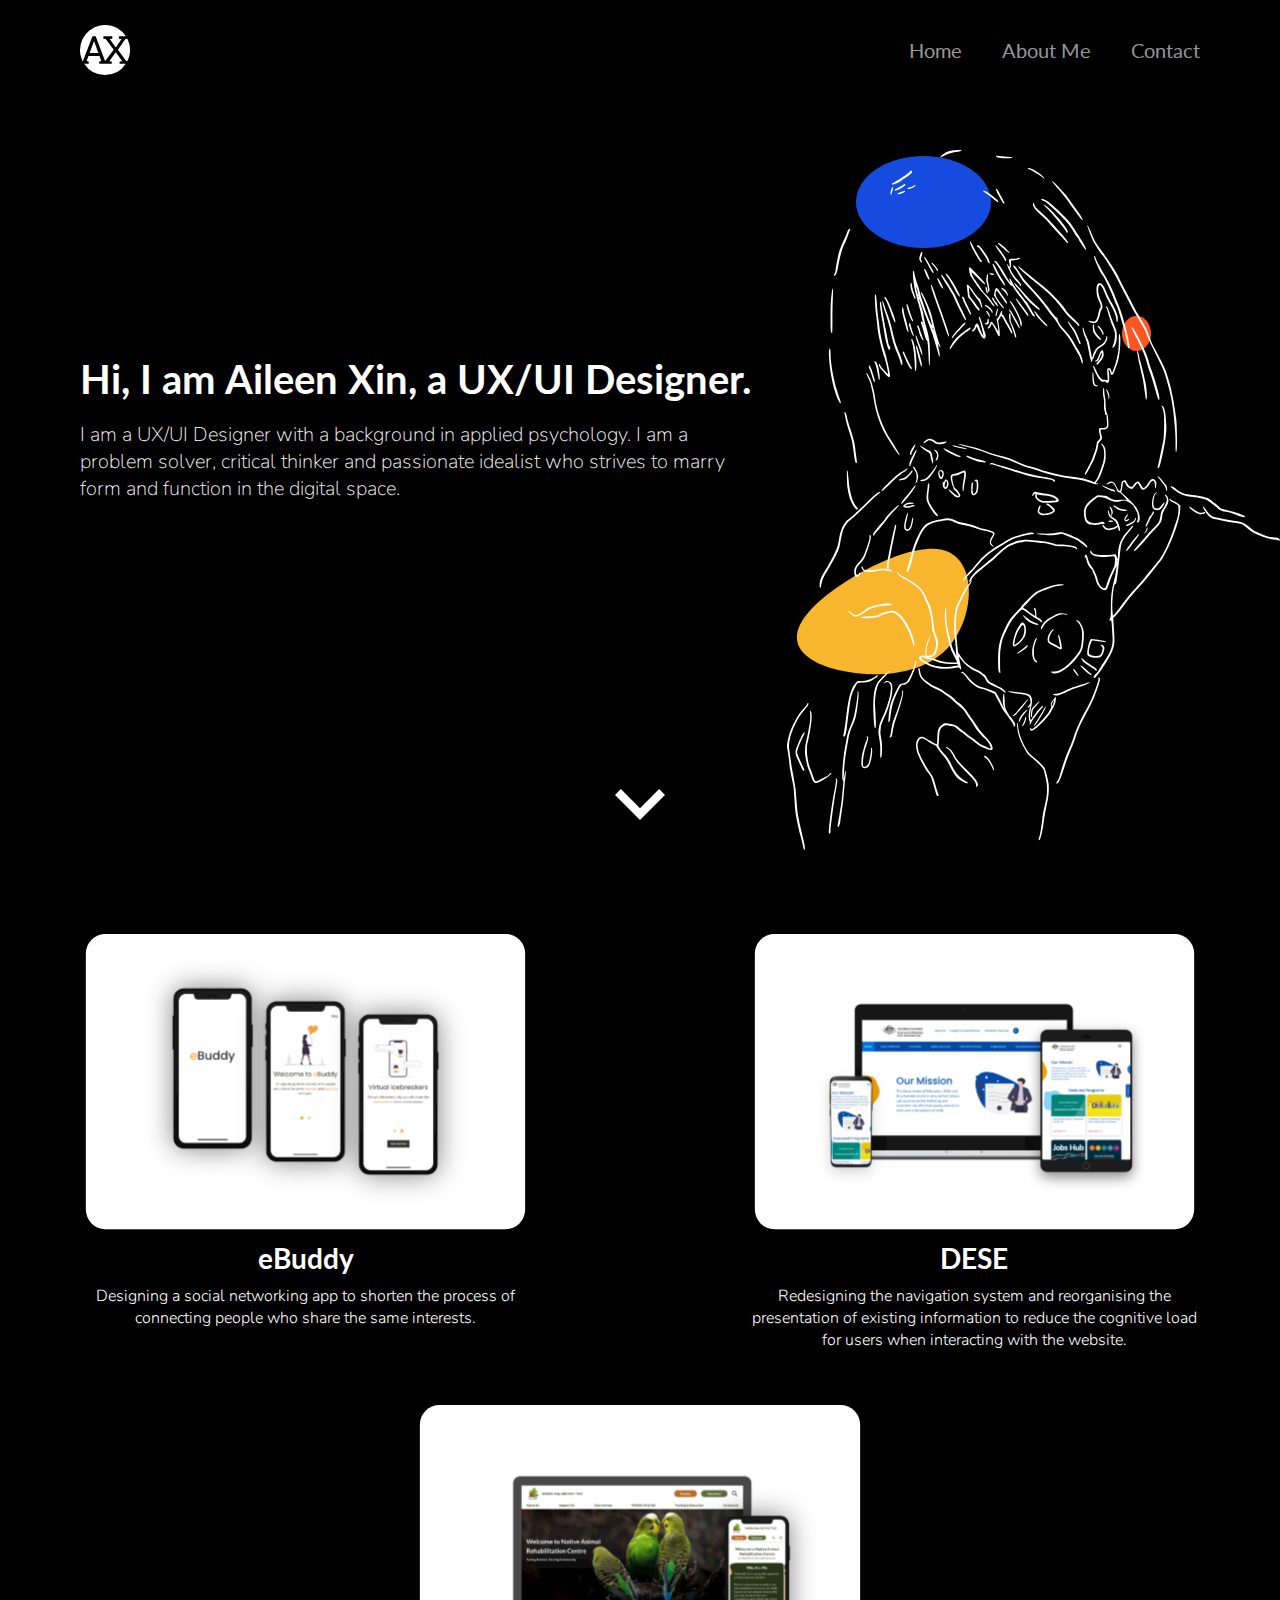
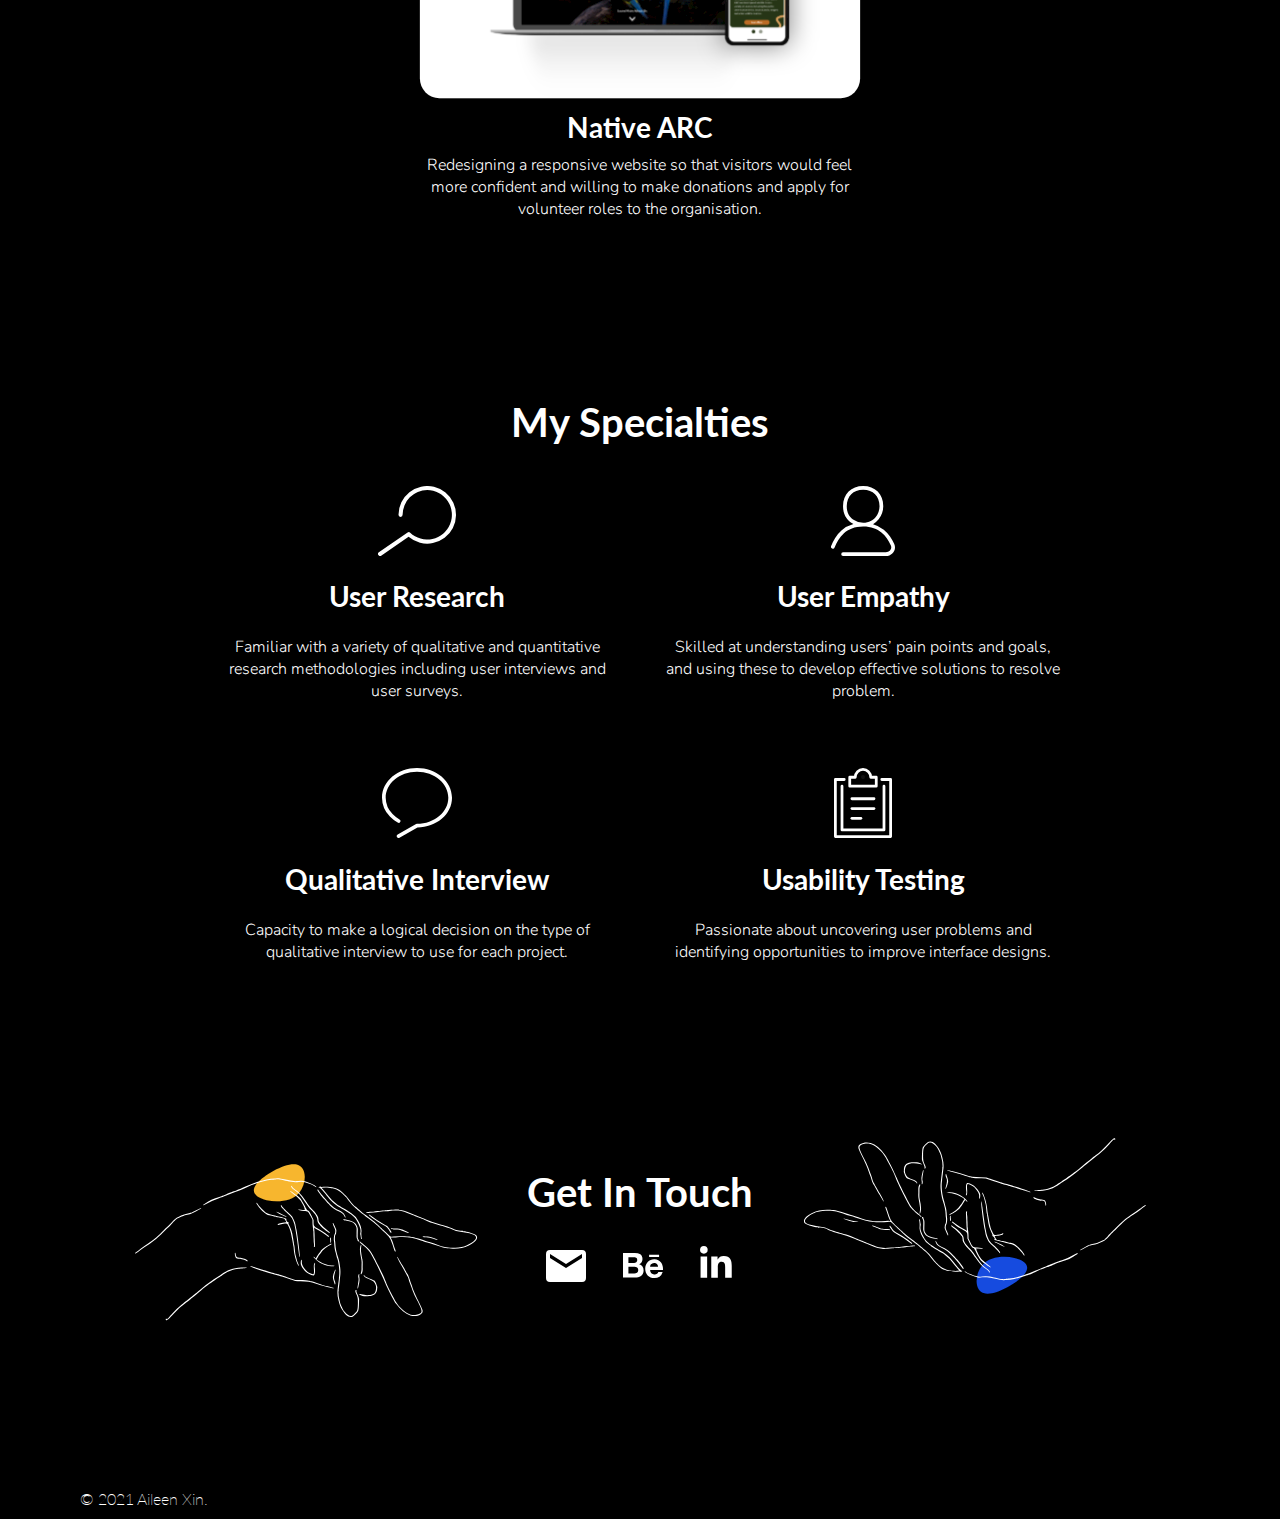
<file: index.html>
<!doctype html>

<html lang="en">

<head>
  <meta charset="utf-8">
  <title>Aileen Xin's Portfolio</title>
  <meta name="description" content="The HTML5 Herald">
  <meta name="author" content="SitePoint">
  <meta name="viewport" content="width=device-width, initial-scale=1.0">
  <link rel="stylesheet" href="css/style.css">
  <link rel="stylesheet" href="css/header.css">
  <link rel="stylesheet" href="css/footer.css">
  <link rel="preconnect" href="https://fonts.gstatic.com">
  <link rel="preconnect" href="https://fonts.gstatic.com">
  <link href="https://fonts.googleapis.com/css2?family=Lato:ital,wght@0,100;0,300;0,400;0,700;0,900;1,100;1,300;1,400;1,700;1,900&family=Nunito:ital,wght@0,200;0,300;0,400;0,600;0,700;0,800;0,900;1,200;1,300;1,400;1,600;1,700;1,800;1,900&display=swap" rel="stylesheet">
</head>

<body>
  <header class="navigation">
    <img src="images/logo.svg" alt="logo" class="logo">
    <ul class="navigation-links">
      <li class='navigation-link'><a href="index.html">Home</a></li>
      <li class='navigation-link'><a href="about.html">About Me</a></li>
      <li class='navigation-link'><a href="contact.html">Contact</a></li>
    </ul>
    <img src="images/ic_menu_24px.svg" alt="hamburger" class="hamburger">
  </header>

  <section class="content">
    <div class="self-introduction">
      <h1>Hi, I am Aileen Xin, a UX/UI Designer.</h1>
      <p>I am a UX/UI Designer with a background in applied psychology. I am a problem solver, critical thinker and
        passionate idealist who strives to marry form and function in the digital space. </p>
    </div>
    <div class="img-myself">
    <img src="images/myself.svg" alt="myself" class="myself">
    
    <svg class="blue-eclipse" xmlns="http://www.w3.org/2000/svg" xmlns:xlink="http://www.w3.org/1999/xlink" width="153" height="110" viewBox="0 0 153 110">
  <defs>
    <filter id="Ellipse_1" x="0" y="0" width="153" height="110" filterUnits="userSpaceOnUse">
      <feOffset dy="3" input="SourceAlpha"/>
      <feGaussianBlur stdDeviation="3" result="blur"/>
      <feFlood flood-opacity="0.161"/>
      <feComposite operator="in" in2="blur"/>
      <feComposite in="SourceGraphic"/>
    </filter>
  </defs>
  <g transform="matrix(1, 0, 0, 1, 0, 0)" filter="url(#Ellipse_1)">
    <ellipse id="Ellipse_1-2" data-name="Ellipse 1" cx="67.5" cy="46" rx="67.5" ry="46" transform="translate(9 6)" fill="#144cdf"/>
  </g>
</svg>

<svg class="yellow-eclipse" xmlns="http://www.w3.org/2000/svg" xmlns:xlink="http://www.w3.org/1999/xlink" width="220.532" height="227.533" viewBox="0 0 220.532 227.533">
  <defs>
    <filter id="Path_10" x="0" y="0" width="220.532" height="227.533" filterUnits="userSpaceOnUse">
      <feOffset dy="3" input="SourceAlpha"/>
      <feGaussianBlur stdDeviation="3" result="blur"/>
      <feFlood flood-opacity="0.161"/>
      <feComposite operator="in" in2="blur"/>
      <feComposite in="SourceGraphic"/>
    </filter>
  </defs>
  <g transform="matrix(1, 0, 0, 1, 0, 0)" filter="url(#Path_10)">
    <path id="Path_10-2" data-name="Path 10" d="M1656.349,135.7c-38.669-7.5-44.36,21.519-34.06,56.543s36.59,76.056,75.259,83.552,89.717-18.545,79.417-53.569S1695.018,143.2,1656.349,135.7Z" transform="translate(-892.96 1496.13) rotate(-61)" fill="#f7b62d"/>
  </g>
</svg>

 <svg class="red-eclipse" xmlns="http://www.w3.org/2000/svg" xmlns:xlink="http://www.w3.org/1999/xlink" width="47" height="53" viewBox="0 0 47 53">
  <defs>
    <filter id="Path_227" x="0" y="0" width="47" height="53" filterUnits="userSpaceOnUse">
      <feOffset dy="3" input="SourceAlpha"/>
      <feGaussianBlur stdDeviation="3" result="blur"/>
      <feFlood flood-opacity="0.161"/>
      <feComposite operator="in" in2="blur"/>
      <feComposite in="SourceGraphic"/>
    </filter>
  </defs>
  <g transform="matrix(1, 0, 0, 1, 0, 0)" filter="url(#Path_227)">
    <path id="Path_227-2" data-name="Path 227" d="M14.5,0C22.508,0,29,7.835,29,17.5S22.508,35,14.5,35,0,27.165,0,17.5,6.492,0,14.5,0Z" transform="translate(9 6)" fill="#fe5621"/>
  </g>
</svg>

    </div>
    <a href="#content-case-study">
    <img src="images/arrow.svg" alt="arrow" class="arrow">
    </a>
  </section>

  <section id="content-case-study" class="content-case-study">
    <div id="case1" class="case-study">
      <img src="images/ebuddy.svg" alt="ebuddy" class="case-study-img">
      <h3><span>eBuddy</span></h3>
      <p>Designing a social networking app to shorten the process of connecting people who share the same interests. </p>
    </div>

    <div id="case2" class="case-study">
      <img src="images/DESE.svg" alt="DESE" class="case-study-img">
      <h3><span>DESE</span></h3>
      <p>Redesigning the navigation system and reorganising the presentation of existing information to reduce the cognitive load for users when interacting with the website. </p>
    </div>

    <div id="case3" class="case-study">
      <img src="images/Native ARC.svg" alt="Native ARC" class="case-study-img">
      <h3><span>Native ARC</span></h3>
      <p>Redesigning a responsive website so that visitors would feel more confident and willing to make donations and apply for volunteer roles to the organisation.</p>
    </div>
  </section>

  <section class="content-special">
      <h1>My Specialties </h1>
    <div class="content-special-info">
    <div id="user-research" class="special">
      <div class="img-container">
      <img src="images/Icon_search.svg" alt="search" class="special-img">
      </div>
      <h2>User Research</h2>
      <p>Familiar with a variety of qualitative and quantitative research methodologies including user interviews and user surveys.</p>
    </div>

    <div id="user-empathy" class="special">
      <div class="img-container">
      <img src="images/Icon_profile.svg" alt="profile" class="special-img">
      </div>
      <h2>User Empathy</h2>
      <p>Skilled at understanding users’ pain points and goals, and using these to develop effective solutions to resolve problem.</p>
    </div>

    <div id="qualitative-interview" class="special">
      <div class="img-container">
      <img src="images/Icon_message.svg" alt="message" class="special-img">
      </div>
      <h2>Qualitative Interview</h2>
      <p> Capacity to make a logical decision on the type of qualitative interview to use for each project.</p>
    </div>

    <div id="usability-testing" class="special">
      <div class="img-container">
        <img src="images/notes.svg" alt="note" class="special-img">
      </div>
      <h2>Usability Testing</h2>
      <p>Passionate about uncovering user problems and identifying opportunities to improve interface designs.</p>
    </div>
    </div>
  </section>

  <section class="get-in-touch">
    <img src="images/Hand-left.svg" alt="left hand" class="left-hand">
    <div class="get-info">
      <h1>Get In Touch</h1>
      <div class="social-media">
      <a href="#"><svg xmlns="http://www.w3.org/2000/svg" id="Component_35_1" data-name="Component 35 – 1" width="40" height="40" viewBox="0 0 40 40">
        <rect id="Rectangle_1146" data-name="Rectangle 1146" width="40" height="40"  opacity="0"/>
        <g id="ic_email_24px" transform="translate(0 4)">
          <path id="Path_447" data-name="Path 447" d="M38,4H6A4,4,0,0,0,2.02,8L2,32a4.012,4.012,0,0,0,4,4H38a4.012,4.012,0,0,0,4-4V8A4.012,4.012,0,0,0,38,4Zm0,8L22,22,6,12V8L22,18,38,8Z" transform="translate(-2 -4)"/>
        </g>
      </svg></a>

      <a href="https://www.behance.net/aileenxin"><svg xmlns="http://www.w3.org/2000/svg" id="Component_36_1" data-name="Component 36 – 1" width="40" height="40" viewBox="0 0 40 40">
        <rect id="Rectangle_1147" data-name="Rectangle 1147" width="40" height="40" opacity="0"/>
        <g id="bxl-behance" transform="translate(0 7)">
          <path id="Path_445" data-name="Path 445" d="M13.6,5.731a15.291,15.291,0,0,1,3.209.31,6.988,6.988,0,0,1,2.485,1.016A4.793,4.793,0,0,1,20.9,8.934a6.626,6.626,0,0,1,.56,2.885,5.394,5.394,0,0,1-.842,3.1,6.088,6.088,0,0,1-2.511,2.029,5.9,5.9,0,0,1,3.379,2.291A6.835,6.835,0,0,1,22.6,23.19a6.8,6.8,0,0,1-.716,3.225,6.217,6.217,0,0,1-1.947,2.227,8.626,8.626,0,0,1-2.8,1.279,12.569,12.569,0,0,1-3.217.412H2V5.731Zm-.7,9.94a3.917,3.917,0,0,0,2.383-.69,2.587,2.587,0,0,0,.926-2.237,2.955,2.955,0,0,0-.3-1.413,2.227,2.227,0,0,0-.834-.856,3.365,3.365,0,0,0-1.193-.43,7.215,7.215,0,0,0-1.393-.122H7.418v5.748Zm.3,10.474a6.894,6.894,0,0,0,1.519-.154,3.543,3.543,0,0,0,1.273-.522,2.586,2.586,0,0,0,.88-.982,3.421,3.421,0,0,0,.324-1.6,3.216,3.216,0,0,0-1.066-2.715,4.57,4.57,0,0,0-2.827-.808H7.418v6.777H13.2Zm17.123-.082a4.355,4.355,0,0,0,3.167,1.076,4.384,4.384,0,0,0,2.555-.746,3.153,3.153,0,0,0,1.305-1.579h4.308a8.164,8.164,0,0,1-3.177,4.6,9.241,9.241,0,0,1-5.158,1.385,10.235,10.235,0,0,1-3.8-.674,8.063,8.063,0,0,1-2.877-1.915,8.736,8.736,0,0,1-1.809-2.969,10.861,10.861,0,0,1-.64-3.8,10.44,10.44,0,0,1,.658-3.726,8.748,8.748,0,0,1,1.867-2.985,8.871,8.871,0,0,1,2.887-1.987,9.264,9.264,0,0,1,3.714-.724,8.462,8.462,0,0,1,3.956.88,7.931,7.931,0,0,1,2.779,2.363,9.645,9.645,0,0,1,1.565,3.381,12.57,12.57,0,0,1,.342,3.964H29.112a5,5,0,0,0,1.211,3.457ZM35.946,16.7a3.659,3.659,0,0,0-2.769-.992,4.216,4.216,0,0,0-1.947.4,3.938,3.938,0,0,0-1.239.982,3.542,3.542,0,0,0-.656,1.255,5.638,5.638,0,0,0-.222,1.173h7.961A4.753,4.753,0,0,0,35.946,16.7ZM28.113,7.382h9.974V9.811H28.113Z" transform="translate(-2 -5.731)"/>
        </g>
      </svg></a>

      <a href="https://www.linkedin.com/in/aileenxin/"><svg xmlns="http://www.w3.org/2000/svg" id="Component_37_1" data-name="Component 37 – 1" width="32" height="32" viewBox="0 0 32 32">
        <rect id="Rectangle_1148" data-name="Rectangle 1148" width="32" height="32" opacity="0"/>
        <g id="bxl-linkedin" transform="translate(0.053 0.053)">
          <ellipse id="Ellipse_84" data-name="Ellipse 84" cx="3.806" cy="3.806" rx="3.806" ry="3.806" transform="translate(0 0)"/>
          <path id="Path_446" data-name="Path 446" d="M13.78,9.077V30.194h6.557V19.751c0-2.756.518-5.424,3.935-5.424,3.37,0,3.411,3.15,3.411,5.6V30.2h6.56V18.615c0-5.689-1.225-10.06-7.874-10.06a6.894,6.894,0,0,0-6.207,3.41h-.089V9.077ZM3.1,9.077H9.662V30.194H3.095Z" transform="translate(-2.573 1.42)"/>
        </g>
      </svg></a>
    </div>
    </div>
    <img src="images/Hand-right.svg" alt="right hand" class="right-hand">
  </section>

  <footer>
    <p>© 2021 Aileen Xin.</p>
  </footer>
</body>

</html>
</file>
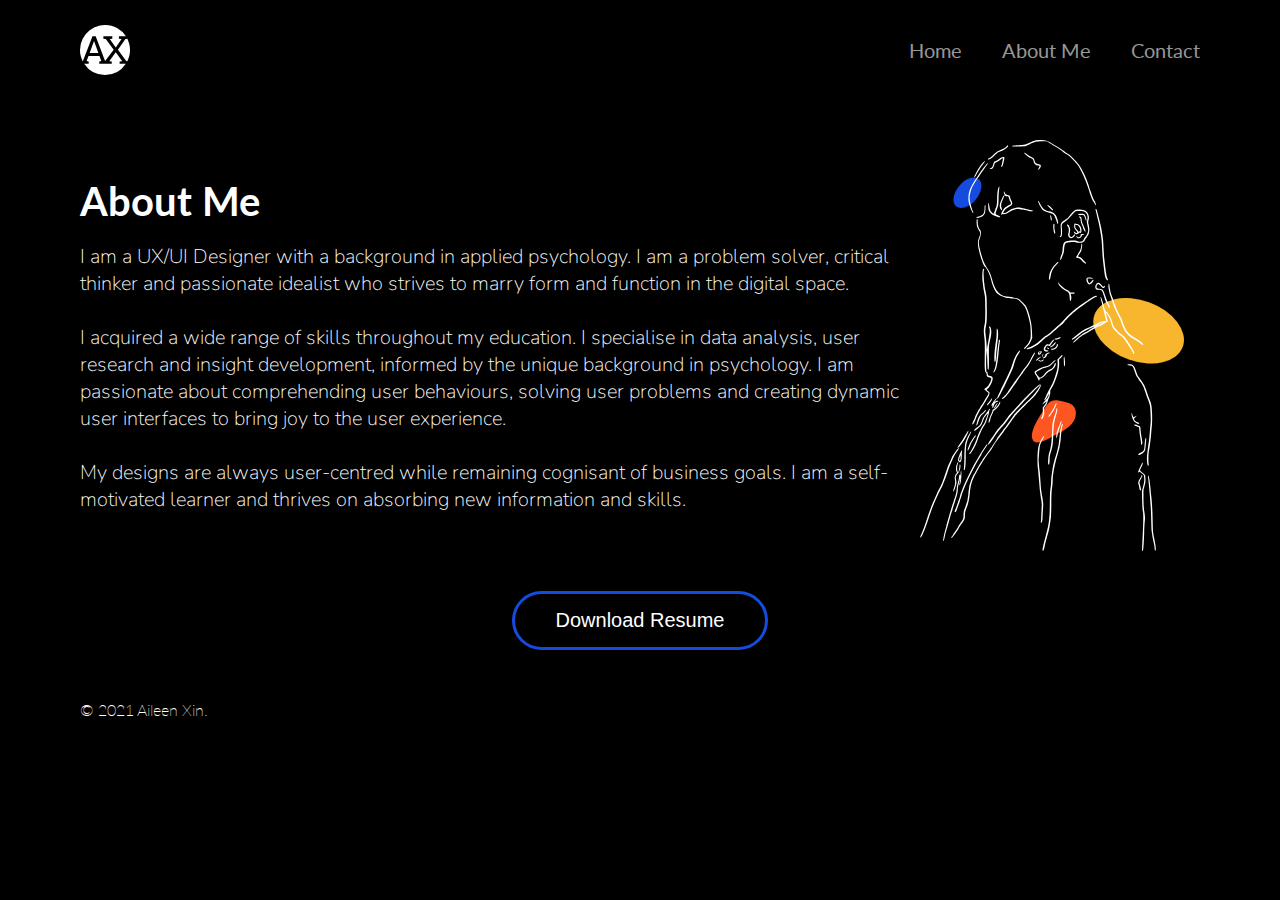
<file: about.html>
<!doctype html>

<html lang="en">

<head>
  <meta charset="utf-8">
  <title>Aileen Xin's Portfolio</title>
  <meta name="description" content="The HTML5 Herald">
  <meta name="author" content="SitePoint">
  <meta name="viewport" content="width=device-width, initial-scale=1.0">
  <link rel="stylesheet" href="css/about.css">
  <link rel="stylesheet" href="css/header.css">
  <link rel="stylesheet" href="css/footer.css">
  <link rel="preconnect" href="https://fonts.gstatic.com">
  <link rel="preconnect" href="https://fonts.gstatic.com">
  <link href="https://fonts.googleapis.com/css2?family=Lato:ital,wght@0,100;0,300;0,400;0,700;0,900;1,100;1,300;1,400;1,700;1,900&family=Nunito:ital,wght@0,200;0,300;0,400;0,600;0,700;0,800;0,900;1,200;1,300;1,400;1,600;1,700;1,800;1,900&display=swap" rel="stylesheet">
</head>

<body>
    <header class="navigation">
      <img src="images/logo.svg" alt="logo" class="logo">
      <ul class="navigation-links">
        <li class='navigation-link'><a href="index.html">Home</a></li>
        <li class='navigation-link'><a href="about.html">About Me</a></li>
        <li class='navigation-link'><a href="contact.html">Contact</a></li>
      </ul>
      <img src="images/ic_menu_24px.svg" alt="hamburger" class="hamburger">
    </header>
    
    <section class="content-about-me">
      <div class="about-me-container">
        <div class="about-me">
            <h1>About Me</h1>
            <p>I am a UX/UI Designer with a background in applied psychology. I am a problem solver, critical thinker and passionate idealist who strives to marry form and function in the digital space. <br>
                <br>
                I acquired a wide range of skills throughout my education. I specialise in data analysis, user research and insight development, informed by the unique background in psychology. I am passionate about comprehending user behaviours, solving user problems and creating dynamic user interfaces to bring joy to the user experience. <br>
                <br>
                My designs are always user-centred while remaining cognisant of business goals. I am a self-motivated learner and thrives on absorbing new information and skills.</p>
        </div>
        <img src="images/About-me-img.svg" alt="About me image" class="about-me-img">
        </div>
        <div class="download-resume">
        <button class="download-resume-button">Download Resume</button>
        </div>
    </section>
    
    <footer>
        <p>© 2021 Aileen Xin.</p>
    </footer>

</body>
</html>
</file>
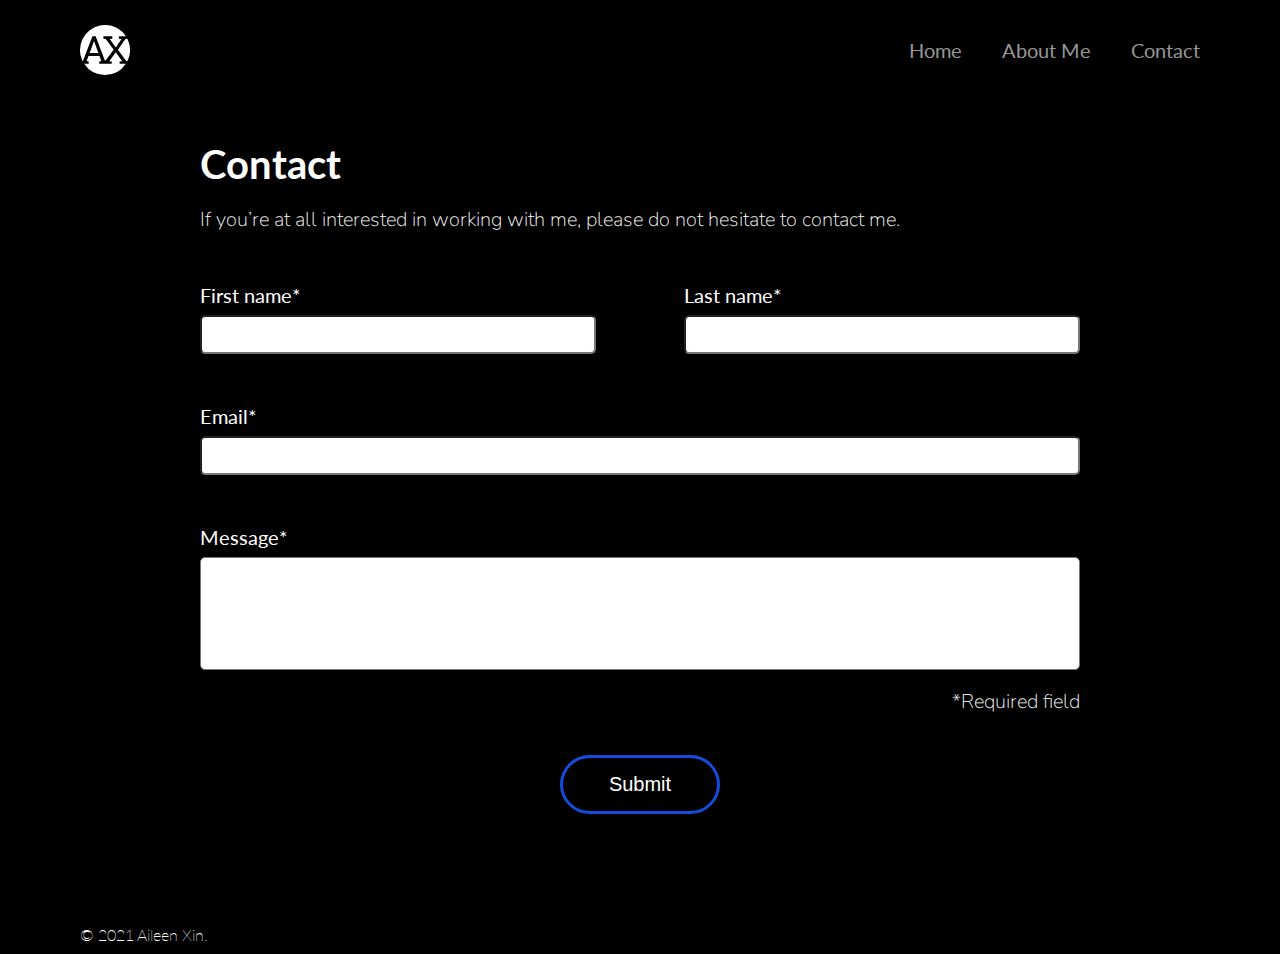
<file: contact.html>
<!doctype html>

<html lang="en">

<head>
  <meta charset="utf-8">
  <title>Aileen Xin's Portfolio</title>
  <meta name="description" content="The HTML5 Herald">
  <meta name="author" content="SitePoint">
  <meta name="viewport" content="width=device-width, initial-scale=1.0">
  <link rel="stylesheet" href="css/contact.css">
  <link rel="stylesheet" href="css/header.css">
  <link rel="stylesheet" href="css/footer.css">
  <link rel="stylesheet" href="css/popup.css">
  <link rel="preconnect" href="https://fonts.gstatic.com">
  <link rel="preconnect" href="https://fonts.gstatic.com">
  <link href="https://fonts.googleapis.com/css2?family=Lato:ital,wght@0,100;0,300;0,400;0,700;0,900;1,100;1,300;1,400;1,700;1,900&family=Nunito:ital,wght@0,200;0,300;0,400;0,600;0,700;0,800;0,900;1,200;1,300;1,400;1,600;1,700;1,800;1,900&display=swap" rel="stylesheet">
</head>

<body>
  <header class="navigation">
    <img src="images/logo.svg" alt="logo" class="logo">
    <ul class="navigation-links">
      <li class='navigation-link'><a href="index.html">Home</a></li>
      <li class='navigation-link'><a href="about.html">About Me</a></li>
      <li class='navigation-link'><a href="contact.html">Contact</a></li>
    </ul>
    <img src="images/ic_menu_24px.svg" alt="hamburger" class="hamburger">
  </header>

  <section class="contact">
    <h1>Contact</h1>
    <p>If you’re at all interested in working with me, please do not hesitate to contact me.</p>
    <form action="results.html" method="GET">

      <div class="name-container">
        <div class="label-container">
          <label for="first-name">First name*</label>
          <input type="text" name="first name" id="first-name" required>
        </div>
      
        <div class="label-container">
          <label for="last-name">Last name*</label>
          <input type="text" name="last name" id="last-name"  required>
        </div>
      </div>

      <div class="label-container">
        <label for="email">Email*</label>
        <input type="email" name="email" id="email"  required>
      </div>

      <div class="label-container">
        <label for="message">Message*</label>
        <textarea name="message" id="message" rows="5"  required></textarea>
      </div>

      <h5>*Required field</h5>

     <button id="myBtn" type="submit" class="submit-button">Submit</button>
    </form>
  </section>



  <!-- The Modal -->
  <div id="myModal" class="popup">

    <!-- Modal content -->
    <div class="popup-content">
      <img src="images/check-circle.svg" alt="check-circle" class="check-circle">
      <p>Your request was submitted successfully.</p>
      <button id="ok-button" type="submit" class="ok-button">Ok</button>
    </div>

  </div>

  <footer>
    <p>© 2021 Aileen Xin.</p>
  </footer>

  <script src="scripts/popup.js"></script>
</body>

</html>
</file>
<file: css/style.css>
body{
    background-color:black;
    margin:0;
    padding:0;
}

section{
    margin:0 80px;
    min-height: 500px;
}

.content{
    position:relative;
    height:calc(100vh - 200px);
    margin-top:50px;
}

@media only screen and (max-width: 800px) {
    .content{
        height: auto !important;
        display: flex;
        flex-direction: column-reverse;
        margin-top:20px !important;
    }

    .self-introduction{
        position:static !important;
        display:flex;
        flex-direction:column;
        width:100% !important;
        margin-top:40px !important;
    }
    
    .self-introduction h1{
        font-size: 24px !important;
    }

    .self-introduction p{
        font-size: 16px !important;
    }

    .content .myself{
        position:static !important;
        height:100%;
        width:60%;
        margin:0 auto;
    }
    
    .content .arrow{
        display: none !important;
    }
}

.self-introduction{
    position:absolute;
    display:flex;
    flex-direction:column;
    width:60%;
    margin-top:calc(45vh - 200px);
}

.self-introduction h1{
    font-family: 'Lato', sans-serif;
    font-size: 40px;
    color:white;
    margin:0;
    padding:0;
}

.self-introduction p{
    font-family:'Nunito', sans-serif;
    font-size:20px;
    word-wrap: break-word;
    color:white;
    font-weight:100;
    margin:0;
    padding:0;
    margin-top:18px;
}

.img-myself > .myself{
    position:absolute;
    right:-80px;
    height:100%;
    z-index: 10;
}

.img-myself > .blue-eclipse{
    position:absolute;
    right: 200px;

}

.blue-eclipse #Ellipse_1-2{
    animation: color-change1 5s cubic-bezier(0.68, -0.55, 0.27, 1.55) infinite;
}

.img-myself > .yellow-eclipse{
    position:absolute;
    right: 200px;
    top:350px;
}

.yellow-eclipse #Path_10-2{
     animation: color-change2 5s cubic-bezier(0.68, -0.55, 0.27, 1.55) infinite;
}

.img-myself > .red-eclipse{
    position:absolute;
    right: 40px;
    top:160px;
}

.red-eclipse #Path_227-2{
    animation: color-change3 5s cubic-bezier(0.68, -0.55, 0.27, 1.55) infinite;
}

.content .arrow{
    position:absolute;
    bottom:30px;
    left:calc(50% - 25px);
    width:50px;
    animation: bounce-arrow 2s infinite;
    cursor: pointer;
}

@keyframes bounce-arrow{
    from{
        bottom:30px;
    }

    50%{bottom:10px;
    }

    to{bottom:30px;
    }
}

@keyframes color-change1{
    from{
        fill:#144cdf;
    }

    25%{
        fill:#f7b62d;
    }

    50%{
        fill:#fe5621;
    }


    to{
        fill:#144cdf;
    }
}

@keyframes color-change2{
    from{
        fill:#f7b62d;
    }

    25%{
        fill:#fe5621;
    }

    50%{
        fill:#144cdf;
    }


    to{
        fill:#f7b62d;
    }
}

@keyframes color-change3{
    from{
        fill:#fe5621;
    }

    25%{
        fill:#144cdf;
    }

    50%{
        fill:#f7b62d;
    }

    to{
        fill:#fe5621;
    }
}

.content-case-study{
    margin-top:80px;
    display: grid;
    grid-template-columns: repeat(7, 1fr);
    grid-template-rows: 1fr 1fr;
    grid-gap: 50px; 
    grid-template-areas:"case1 case1 case1 .  case2 case2 case2"
                         ".  . case3 case3 case3 .  ." ;
}

@media only screen and (max-width: 600px) {
    .content-case-study{
        margin-top:40px;
        display: flex;
        flex-direction: column;      
}

.content-case-study h3{
    font-size: 24px !important;
}
}

#case1{
    grid-area: case1;
}

#case2{
    grid-area: case2;
}

#case3{
    grid-area: case3;
}

.content-case-study .case-study{
    text-align: center;
}

.content-case-study .case-study-img{
    width: 100%;
    max-height: 100%;
    transition: ease 0.5s;
}

.content-case-study h3{
    color:white;
    font-family: 'Lato', sans-serif;
    font-size: 28px;
    margin:0;
    padding:0;
}

.content-case-study p{
    color: white;
    font-family: 'Nunito', sans-serif;
    font-size:16px;
    font-weight: 300;
    margin:0;
    margin-top:10px;
}

.content-case-study .case-study-img:hover{
    opacity: 50%;
}

.content-case-study h3:hover{
    text-decoration: underline;
}

/* content-special style */
.content-special{
    height:auto;
    display: flex;
    align-items: center;
    flex-direction: column;
    justify-content: center;
    margin-top: 150px;
    
}

@media only screen and (max-width: 600px) {
    .content-special{
        height: auto;
    }

    .content-special .special .special-img{
        height: 60% !important;
    }

    .content-special h1{
        font-size: 24px !important;
        margin:0;
        margin-top: 100px;
    }

    .content-special .special h2{
        font-size: 18px !important;
        margin:0;
    }

    .content-special .special p{
        margin:0;
        margin-top: 16px;
    }
}

.content-special h1{
    color:white;
    font-family: 'Lato', sans-serif;
    font-size: 40px;
    margin-bottom: 40px;
}

.content-special .content-special-info{
    display: grid;
    grid-template-columns: repeat(auto-fit, minmax(360px,1fr));
    grid-gap: 50px; 
    text-align: center;
}

.content-special .special .img-container{
    width:100%;
    height: 70px;
    display: flex;
    justify-content: center;
    align-items: center;
}

.content-special .special .special-img{
    height: 100%;
    width: auto;

}

.content-special .special h2{
    color:white;
    font-family: 'Lato', sans-serif;
    font-size: 28px;
}

.content-special .special p{
    color: white;
    font-family: 'Nunito', sans-serif;
    font-size: 16px;
    font-weight: 300;
}

/* Get in touch style */
.get-in-touch{
    display: flex;
    justify-content: space-evenly;
    align-items: center;
    padding: 0;
    height:50vh;
}

@media only screen and (max-width: 600px) {
    .get-in-touch{
        flex-direction: column;
        height: auto;
        margin-top: 50px;
    }

    .left-hand, .right-hand{
        width:60% !important;
    }
    
    .social-media{
        margin-top: 10px !important;
    }

    .get-info h1{
        font-size: 24px !important;
    }

    #Component_35_1{
        width:70% !important;
    }

    #Component_36_1{
        width: 70% !important;
    }

    #Component_37_1{
        width: 70% !important;
}
}

.get-info{
    text-align: center;
}

.left-hand, .right-hand{
    width:350px;
}

.get-info h1{
    color:white;
    font-family: 'Lato', sans-serif;
    font-size:40px;
    margin:0;
    padding:0;
}

.social-media{
    display: flex;
    justify-content: space-around;
    align-items:flex-start;
    width: 223px;
    margin-top: 30px;
}

.get-in-touch #Component_35_1{
    fill:white;
    transition: ease 0.3s;
}
.get-in-touch #Component_35_1:hover{
    fill:#f7b62d;
}

.get-in-touch #Component_36_1{
    fill:white;
    transition: ease 0.3s;
}

.get-in-touch #Component_36_1:hover{
    fill:#1769ff;
}

.get-in-touch #Component_37_1{
    fill:white;
    transition: ease 0.3s;
}

.get-in-touch #Component_37_1:hover{
    fill:#0077b7;
}
</file>
<file: css/header.css>
.navigation{
    display:flex;
    justify-content:space-between;
    align-items:center; 
    padding:0 80px;
    height:100px;
}

@media only screen and (max-width: 600px) {
    .logo{
        height:30px !important;
    }

    .navigation-links{
        display: none !important;   
    }

    .hamburger{
        display: block !important;
    }
}

.logo{
    height:50px;
}

.navigation-links{
    display:flex;
    padding:0;
    margin:0;
}

.navigation-link{
    margin-left: 40px;
    list-style-type:none;
    color:white;
    font-family:'Lato', sans-serif;
    font-size:20px;
}

.navigation-link a{
    text-decoration:none;
    color:rgba(255,255,255,0.6);
}

.navigation-link a:hover{
    text-decoration:none;
    color:white;
}

.hamburger{
    display: none;
}
</file>
<file: css/footer.css>
footer p{
    padding-left:80px;
    color:white;
    font-family: 'Lato', sans-serif;
    font-weight: 200;
    margin:0;
}

footer{
    height: 40px;
    display: flex;
    align-items: center;
}
</file>
<file: css/about.css>
body{
    background-color:black;
    margin:0;
    padding:0;
}

section{
    margin:0 80px;
    min-height: 500px;
}

.content-about-me{
    margin-top: 40px;
    height:auto;
}

@media only screen and (max-width: 700px) {
  

    .about-me-container{
        flex-direction: column-reverse;
    }
    .about-me-container .about-me-img{
        width:60% !important;
        margin:0 0 40px !important;
    }
    .about-me-container h1{
        font-size: 24px !important;
    }
    .about-me-container p{
        font-size:16px !important;
    }
    .download-resume .download-resume-button{
        font-size:14px !important;
        font-weight: 500;
    }
}

.about-me-container{
    display: flex;
    justify-content: space-evenly;
    align-items: center;
}

.about-me-container h1{
    font-family: 'Lato', sans-serif;
    font-size: 40px;
    color:white;
    margin:0;
    padding:0;
}

.about-me-container p{
    font-family:'Nunito', sans-serif;
    font-size:20px;
    word-wrap: break-word;
    color:white;
    font-weight:100;
    margin:0;
    padding:0;
    margin-top:18px;
}

.about-me-container .about-me-img{
    width:25%;
    margin-left:20px;
}

.download-resume{
    display: flex;
    justify-content: center;
    padding:40px 0;
}

.download-resume .download-resume-button{
    padding:15px 0;
    width:100%;
    max-width: 256px;
    border-radius:50px;
    border-color:#144cdf;
    border-width:medium;
    border-style:solid;
    color:white;
    background-color:black;
    font-size:20px;
    cursor:pointer;
    outline: none;
}

.download-resume .download-resume-button:hover{
    background-color:#144cdf;
    }
</file>
<file: css/contact.css>
body{
    background-color:black;
    margin:0;
    padding:0;
}

/* contact style */
section{
    margin:40px 200px 100px;
    min-height: 500px;
}

@media only screen and (max-width: 800px) {
    section{
        margin:40px 80px 100px !important;
    }
    .contact h1{
        font-size: 24px !important;
    }
    .contact p{
        font-size: 16px !important;
    }
    .contact .label-container label{
        font-size: 14px !important;
        font-weight: 500;
    }
    .contact .label-container input{
        font-size: 14px !important;
    }
    .contact .label-container textarea{
        font-size: 14px !important;
    }
    .contact h5{
        font-size: 12px !important;
    }
    .contact .submit-button{
        font-size: 14px !important; 
        font-weight: 500;
    }
}

.contact form{
    display:flex;
    flex-direction: column;

}

.contact .name-container{
    display: flex;
    justify-content: space-between;
}

.contact .name-container .label-container{
    width:45%;
}

.contact .label-container{
    display: flex;
    flex-direction: column;
    margin-top:50px;
}

.contact .label-container label{
    font-family: 'Lato', sans-serif;
    font-size: 20px;
    color:white;
    margin:0 0 8px;
    padding:0;

}

.contact .label-container input{
    font-family: 'Lato', sans-serif;
    font-size: 16px;
    padding:8px 12px;
    outline:none;
    border-radius: 5px;
}

.contact .label-container textarea{
    resize: none;
    font-family: 'Lato', sans-serif;
    font-size: 16px;
    padding:8px 12px;
    outline:none;
    border-radius: 5px;
}

.contact h1{
    font-family: 'Lato', sans-serif;
    font-size: 40px;
    color:white;
    margin:0;
    padding:0;
}

.contact p{
    font-family:'Nunito', sans-serif;
    font-size:20px;
    color:white;
    font-weight:100;
    margin:0;
    padding:0;
    margin-top:18px;
}

.contact h5{
    font-family:'Nunito', sans-serif;
    font-size:20px;
    color:white;
    font-weight:100;
    margin:0;
    padding:0;
    margin-top:18px;
    text-align: right;
}


.contact .submit-button{
    /* width:20%; */
    width:100%;
    max-width:160px;
    margin-top: 40px;
    padding:15px 0;
    border-radius:50px;
    border-color:#144cdf;
    border-width:medium;
    border-style:solid;
    color:white;
    background-color:black;
    font-size:20px;
    cursor:pointer;
    align-self: center;
    outline: none;

}

.contact .submit-button:hover{
    background-color:#144cdf;
    }
</file>
<file: css/popup.css>
body {font-family: 'Nunito', sans-serif}

/* The Modal (background) */
.popup {
  display: none; /* Hidden by default */
  position: fixed; /* Stay in place */
  z-index: 1; /* Sit on top */
  padding-top: 15%; /* Location of the box */
  left: 0;
  top: 0;
  width: 100%; /* Full width */
  height: 100%; /* Full height */
  overflow: auto; /* Enable scroll if needed */
  background-color: rgb(0,0,0); /* Fallback color */
  background-color: rgba(0,0,0,0.4); /* Black w/ opacity */
}

@media only screen and (max-width: 600px) {
    .popup-content{
        width: 60% !important;
    }
    .popup-content p{
        font-size:16px !important;
    }
    .popup-content .ok-button{
        font-size:16px !important;
}

/* Modal Content */
.popup-content {
  display:flex;
  flex-direction:column;
  text-align:center;
  justify-content:space-evenly;
  align-items:center;
  background-color:white;
  margin: auto;
  padding: 20px;
  border-radius:15px;
  width: 30%;
  z-index:100;
}

.popup-content .check-circle{
  height:48px;
  width:48px;

}

.popup-content p{
    font-size:20px;
}
.popup-content .ok-button{
    padding:10px 0;
    width:100%;
    max-width: 160px;
    border-radius:50px;
    border-color:#f7b62d;
    border-width: thin;
    border-style:solid;
    color:black;
    background-color:white;
    font-size:20px;
    cursor:pointer;
    outline: none;
}

.popup-content .ok-button:hover{
    background-color:#f7b62d;
}
</file>
